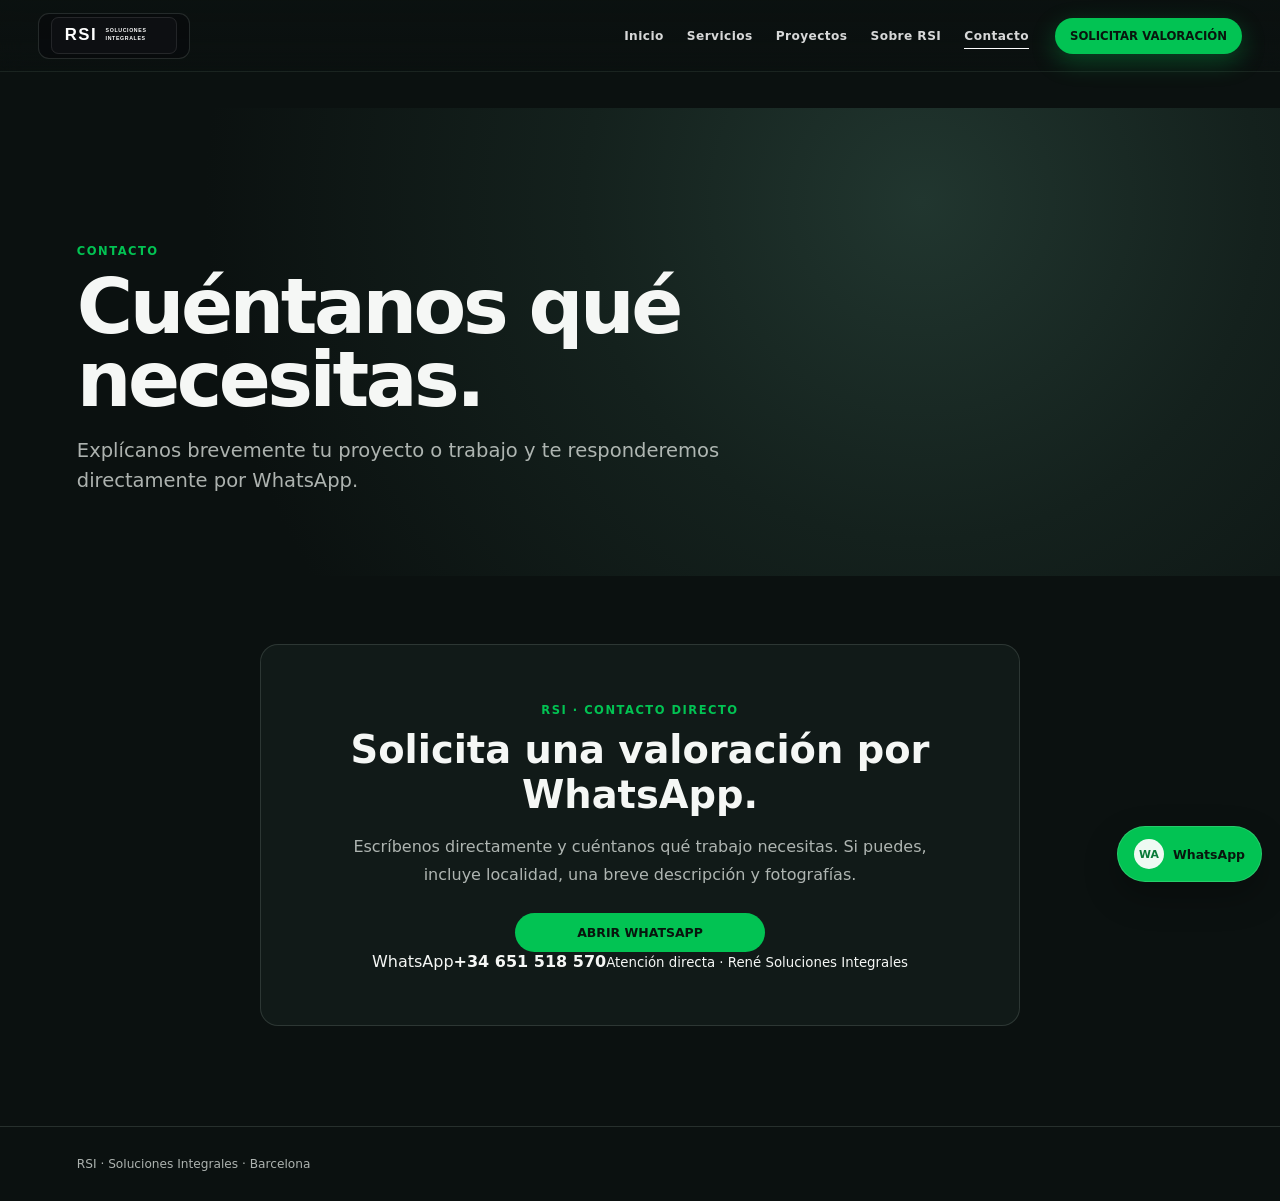
<file: contacto.html>
<!doctype html><html lang="es"><head>
<meta charset="utf-8"><meta name="viewport" content="width=device-width,initial-scale=1">
<title>Contacto · RSI</title><link rel="icon" type="image/svg+xml" href="assets/img/favicon-rsi.svg">
<link rel="stylesheet" href="assets/css/styles.css">
</head><body>
<header class="site-header">
  <a class="home-link" href="index.html" aria-label="RSI · Ir al inicio"><img class="brand-logo" src="assets/img/logo-rsi.svg" alt="RSI Soluciones Integrales"></a>
  <button class="menu-toggle" type="button" aria-expanded="false" aria-label="Abrir menú">MENÚ</button>
  <nav class="main-nav" aria-label="Navegación principal"><a href="index.html">Inicio</a><a href="servicios.html">Servicios</a><a href="proyectos.html">Proyectos</a><a href="sobre-rsi.html">Sobre RSI</a><a href="contacto.html" aria-current="page">Contacto</a></nav>
  <a class="header-cta" href="https://wa.me/34651518570?text=Hola%2C%20contacto%20desde%20renersi.es.%20Quisiera%20solicitar%20informaci%C3%B3n%20sobre%20un%20trabajo." target="_blank" rel="noopener">SOLICITAR VALORACIÓN</a>
</header>
<main class="page-shell">
<section class="hero-simple"><div class="inner"><span class="kicker">CONTACTO</span><h1>Cuéntanos qué necesitas.</h1><p>Explícanos brevemente tu proyecto o trabajo y te responderemos directamente por WhatsApp.</p></div></section>
<section class="content"><div class="content-narrow contact-whatsapp-wrap">
<div class="contact-card contact-whatsapp-card">
  <span class="kicker">RSI · CONTACTO DIRECTO</span>
  <h2>Solicita una valoración por WhatsApp.</h2>
  <p>Escríbenos directamente y cuéntanos qué trabajo necesitas. Si puedes, incluye localidad, una breve descripción y fotografías.</p>
  <a class="btn whatsapp-primary" href="https://wa.me/34651518570?text=Hola%2C%20contacto%20desde%20renersi.es.%20Quisiera%20solicitar%20informaci%C3%B3n%20sobre%20un%20trabajo." target="_blank" rel="noopener" aria-label="Contactar con RSI por WhatsApp">ABRIR WHATSAPP</a>
  <div class="contact-direct-data"><span>WhatsApp</span><strong>+34 651 518 570</strong><small>Atención directa · René Soluciones Integrales</small></div>
</div>
</div></section></main>
<footer class="footer">RSI · Soluciones Integrales · Barcelona</footer>
<script src="assets/js/main.js"></script>
</body></html>
</file>
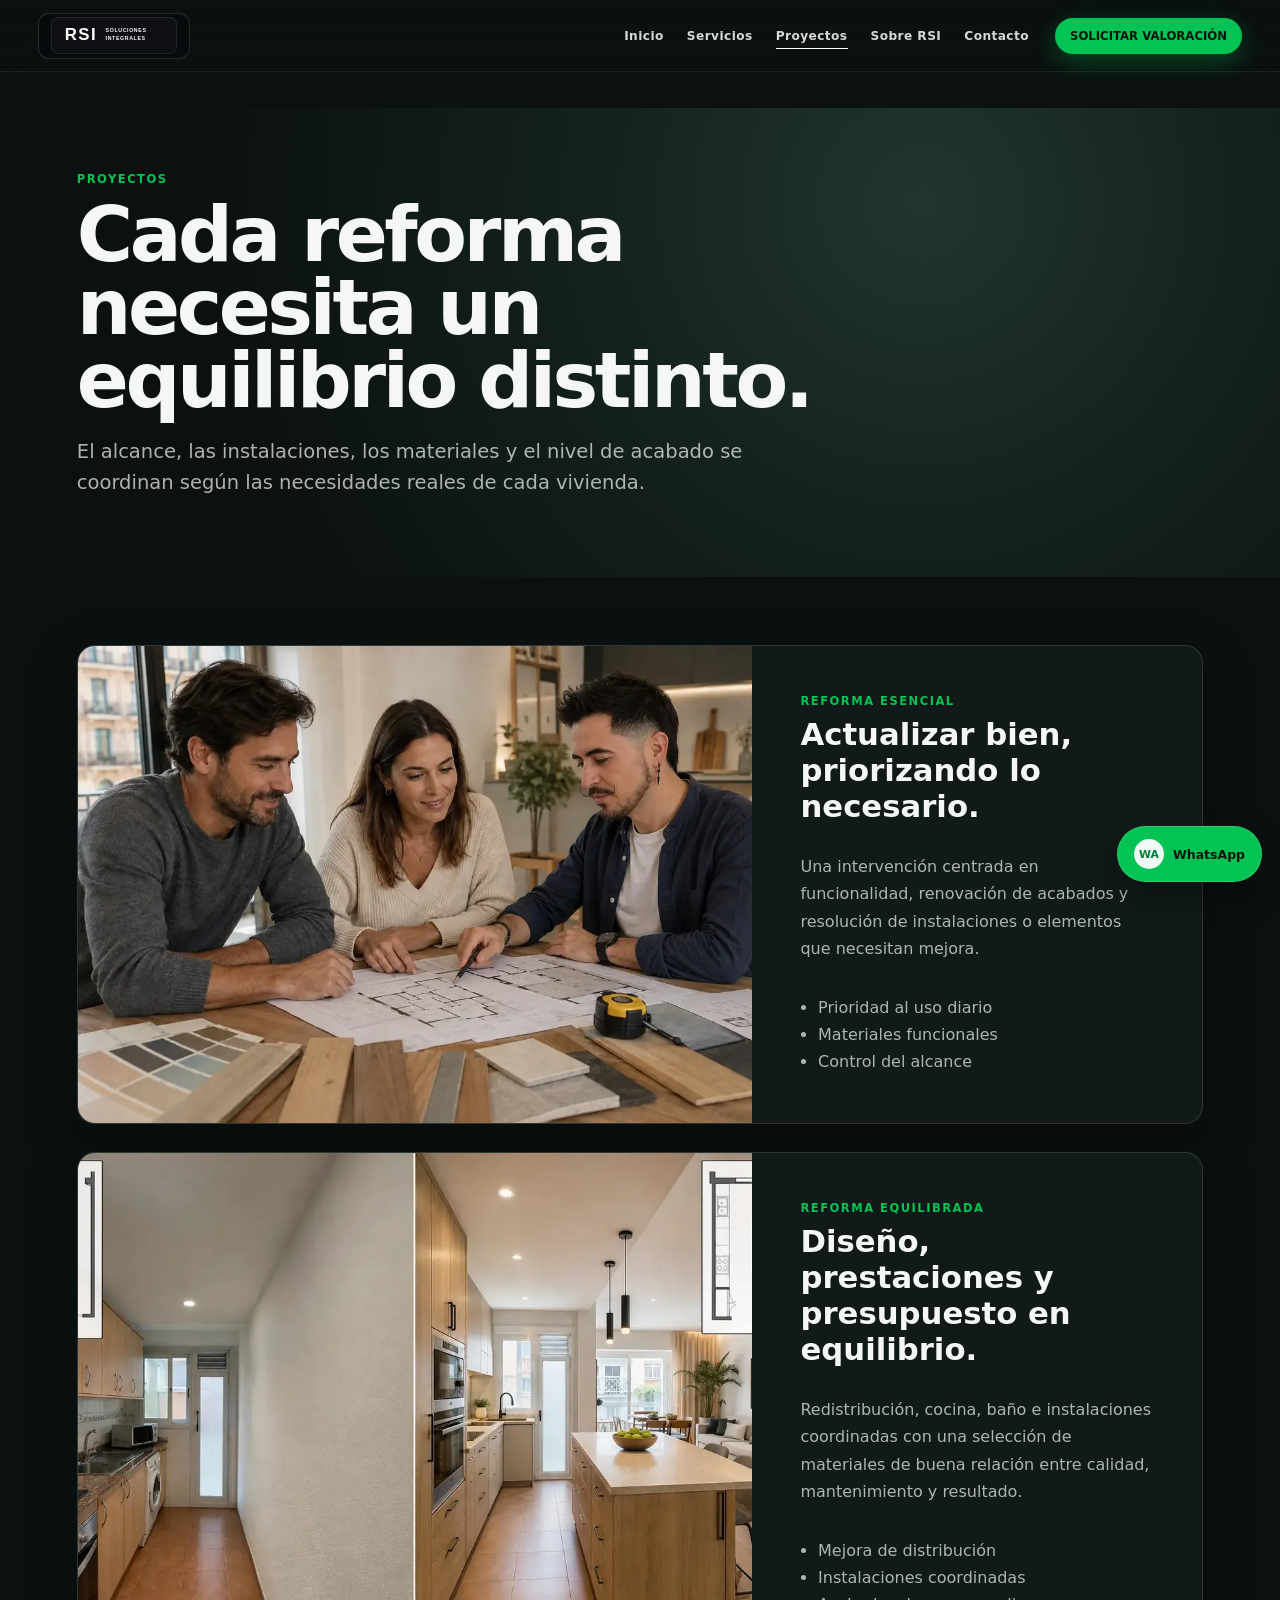
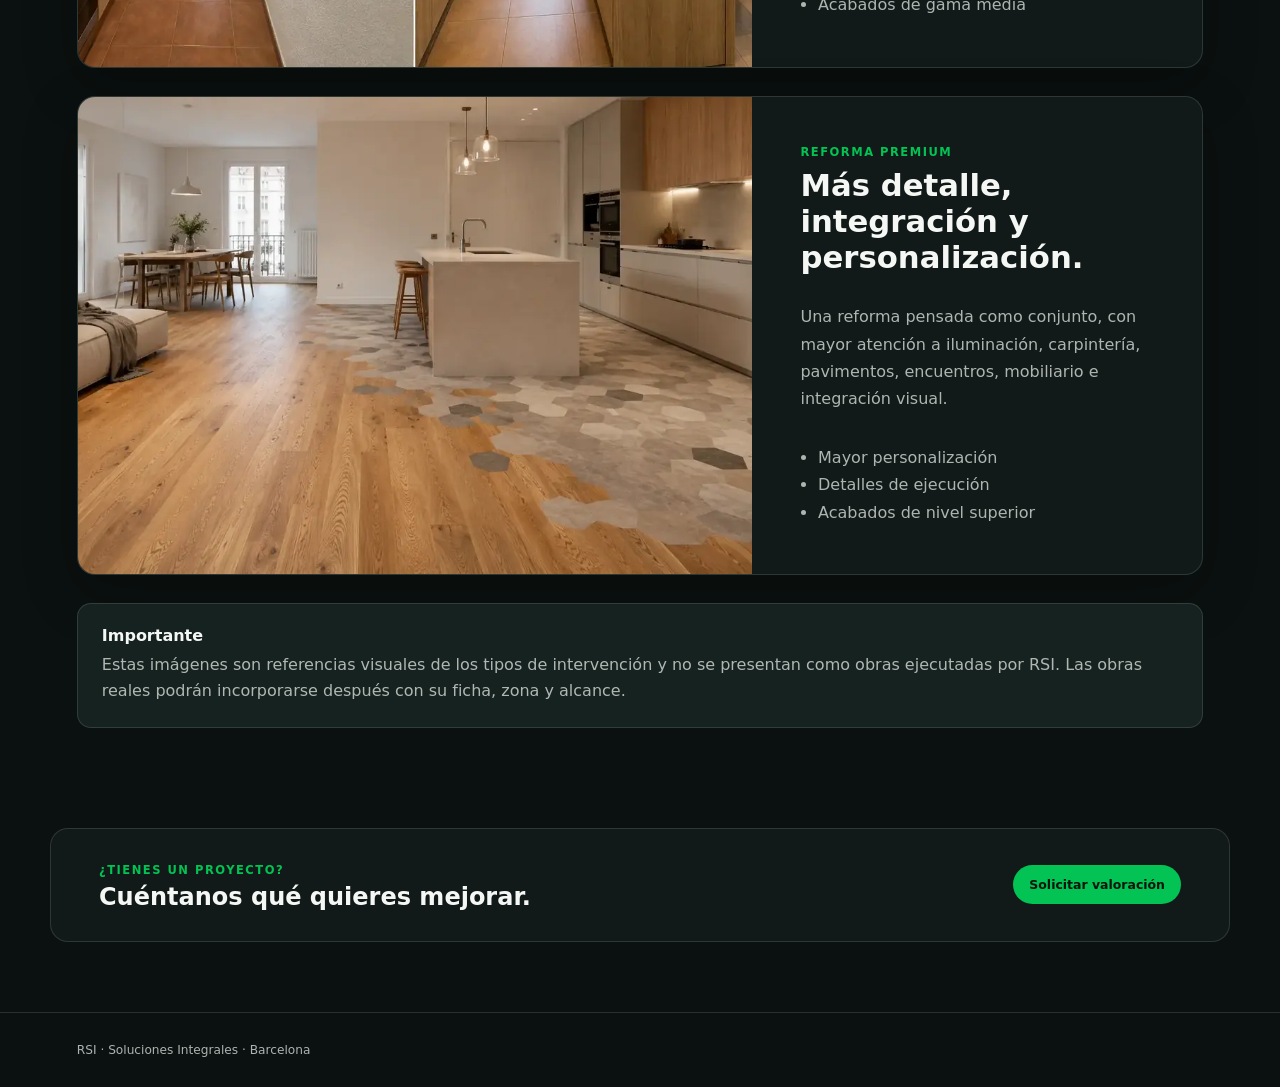
<file: proyectos.html>
<!doctype html>
<html lang="es"><head>
<meta charset="utf-8"><meta name="viewport" content="width=device-width,initial-scale=1">
<title>Proyectos · RSI Soluciones Integrales</title>
<meta name="description" content="Tres enfoques de reforma para adaptar alcance, materiales y acabados a cada vivienda y necesidad.">
<link rel="icon" type="image/svg+xml" href="assets/img/favicon-rsi.svg">
<link rel="stylesheet" href="assets/css/styles.css">
</head><body>
<header class="site-header">
  <a class="home-link" href="index.html" aria-label="RSI · Ir al inicio"><img class="brand-logo" src="assets/img/logo-rsi.svg" alt="RSI Soluciones Integrales"></a>
  <button class="menu-toggle" type="button" aria-expanded="false" aria-label="Abrir menú">MENÚ</button>
  <nav class="main-nav" aria-label="Navegación principal">
    <a href="index.html">Inicio</a><a href="servicios.html">Servicios</a><a href="proyectos.html" aria-current="page">Proyectos</a><a href="sobre-rsi.html">Sobre RSI</a><a href="contacto.html">Contacto</a>
  </nav>
  <a class="header-cta" href="contacto.html">SOLICITAR VALORACIÓN</a>
</header>
<main class="page-shell">
<section class="hero-simple"><div class="inner">
<span class="kicker">PROYECTOS</span>
<h1>Cada reforma necesita un equilibrio distinto.</h1>
<p>El alcance, las instalaciones, los materiales y el nivel de acabado se coordinan según las necesidades reales de cada vivienda.</p>
</div></section>
<section class="content"><div class="content-narrow project-grid">

<article class="project-card">
  <img src="assets/img/servicio-reformas.webp" alt="Ejemplo visual de reforma funcional y esencial" loading="lazy" decoding="async">
  <div class="project-copy">
    <span class="kicker">REFORMA ESENCIAL</span>
    <h2>Actualizar bien, priorizando lo necesario.</h2>
    <p>Una intervención centrada en funcionalidad, renovación de acabados y resolución de instalaciones o elementos que necesitan mejora.</p>
    <ul><li>Prioridad al uso diario</li><li>Materiales funcionales</li><li>Control del alcance</li></ul>
  </div>
</article>

<article class="project-card">
  <img src="assets/img/servicio-cocinas.webp" alt="Ejemplo visual de reforma de nivel medio con cocina e interior renovados" loading="lazy" decoding="async">
  <div class="project-copy">
    <span class="kicker">REFORMA EQUILIBRADA</span>
    <h2>Diseño, prestaciones y presupuesto en equilibrio.</h2>
    <p>Redistribución, cocina, baño e instalaciones coordinadas con una selección de materiales de buena relación entre calidad, mantenimiento y resultado.</p>
    <ul><li>Mejora de distribución</li><li>Instalaciones coordinadas</li><li>Acabados de gama media</li></ul>
  </div>
</article>

<article class="project-card">
  <img src="assets/img/servicio-interiores.webp" alt="Ejemplo visual de reforma premium con interiorismo y acabados cuidados" loading="lazy" decoding="async">
  <div class="project-copy">
    <span class="kicker">REFORMA PREMIUM</span>
    <h2>Más detalle, integración y personalización.</h2>
    <p>Una reforma pensada como conjunto, con mayor atención a iluminación, carpintería, pavimentos, encuentros, mobiliario e integración visual.</p>
    <ul><li>Mayor personalización</li><li>Detalles de ejecución</li><li>Acabados de nivel superior</li></ul>
  </div>
</article>

<div class="project-note">
  <strong>Importante</strong>
  <p>Estas imágenes son referencias visuales de los tipos de intervención y no se presentan como obras ejecutadas por RSI. Las obras reales podrán incorporarse después con su ficha, zona y alcance.</p>
</div>
</div></section>
<section class="cta-band"><div><span class="kicker">¿TIENES UN PROYECTO?</span><h2>Cuéntanos qué quieres mejorar.</h2></div><a class="btn" href="contacto.html">Solicitar valoración</a></section>
</main>
<footer class="footer">RSI · Soluciones Integrales · Barcelona</footer>
<script src="assets/js/main.js"></script></body></html>
</file>
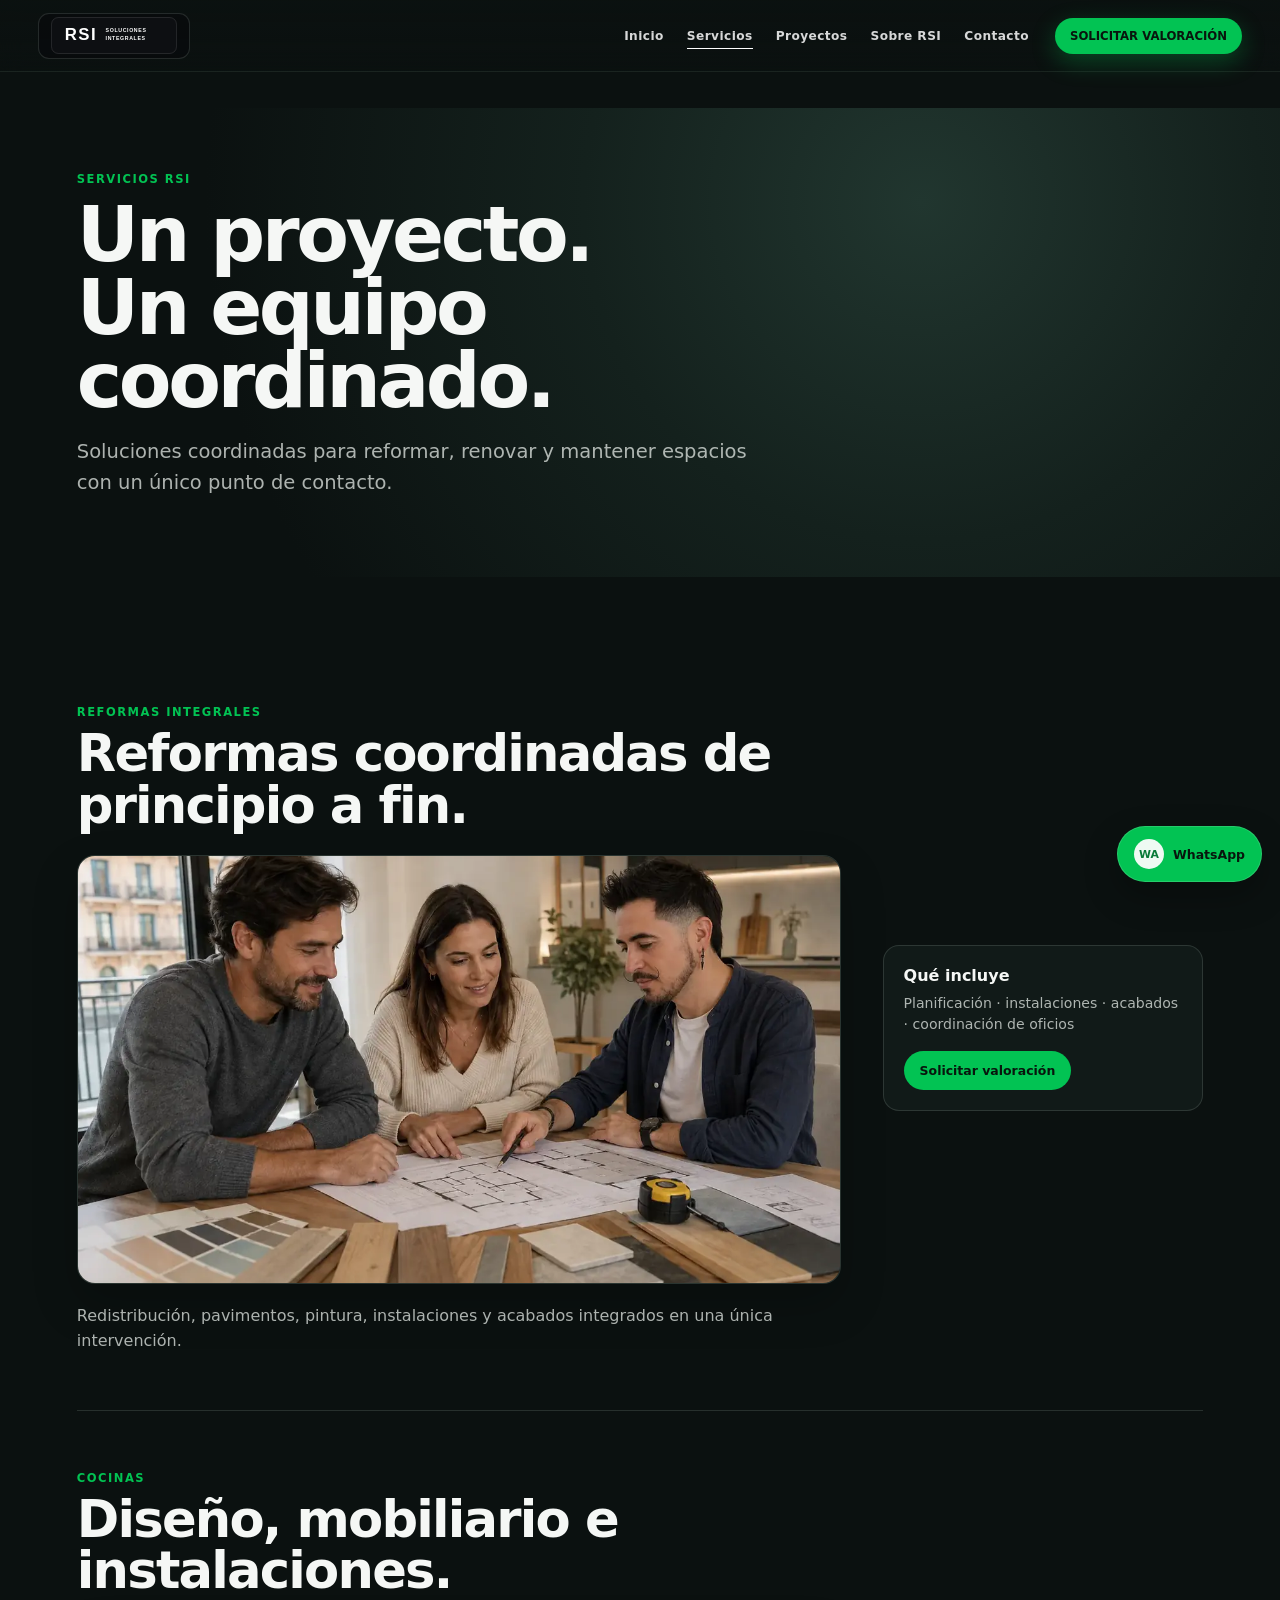
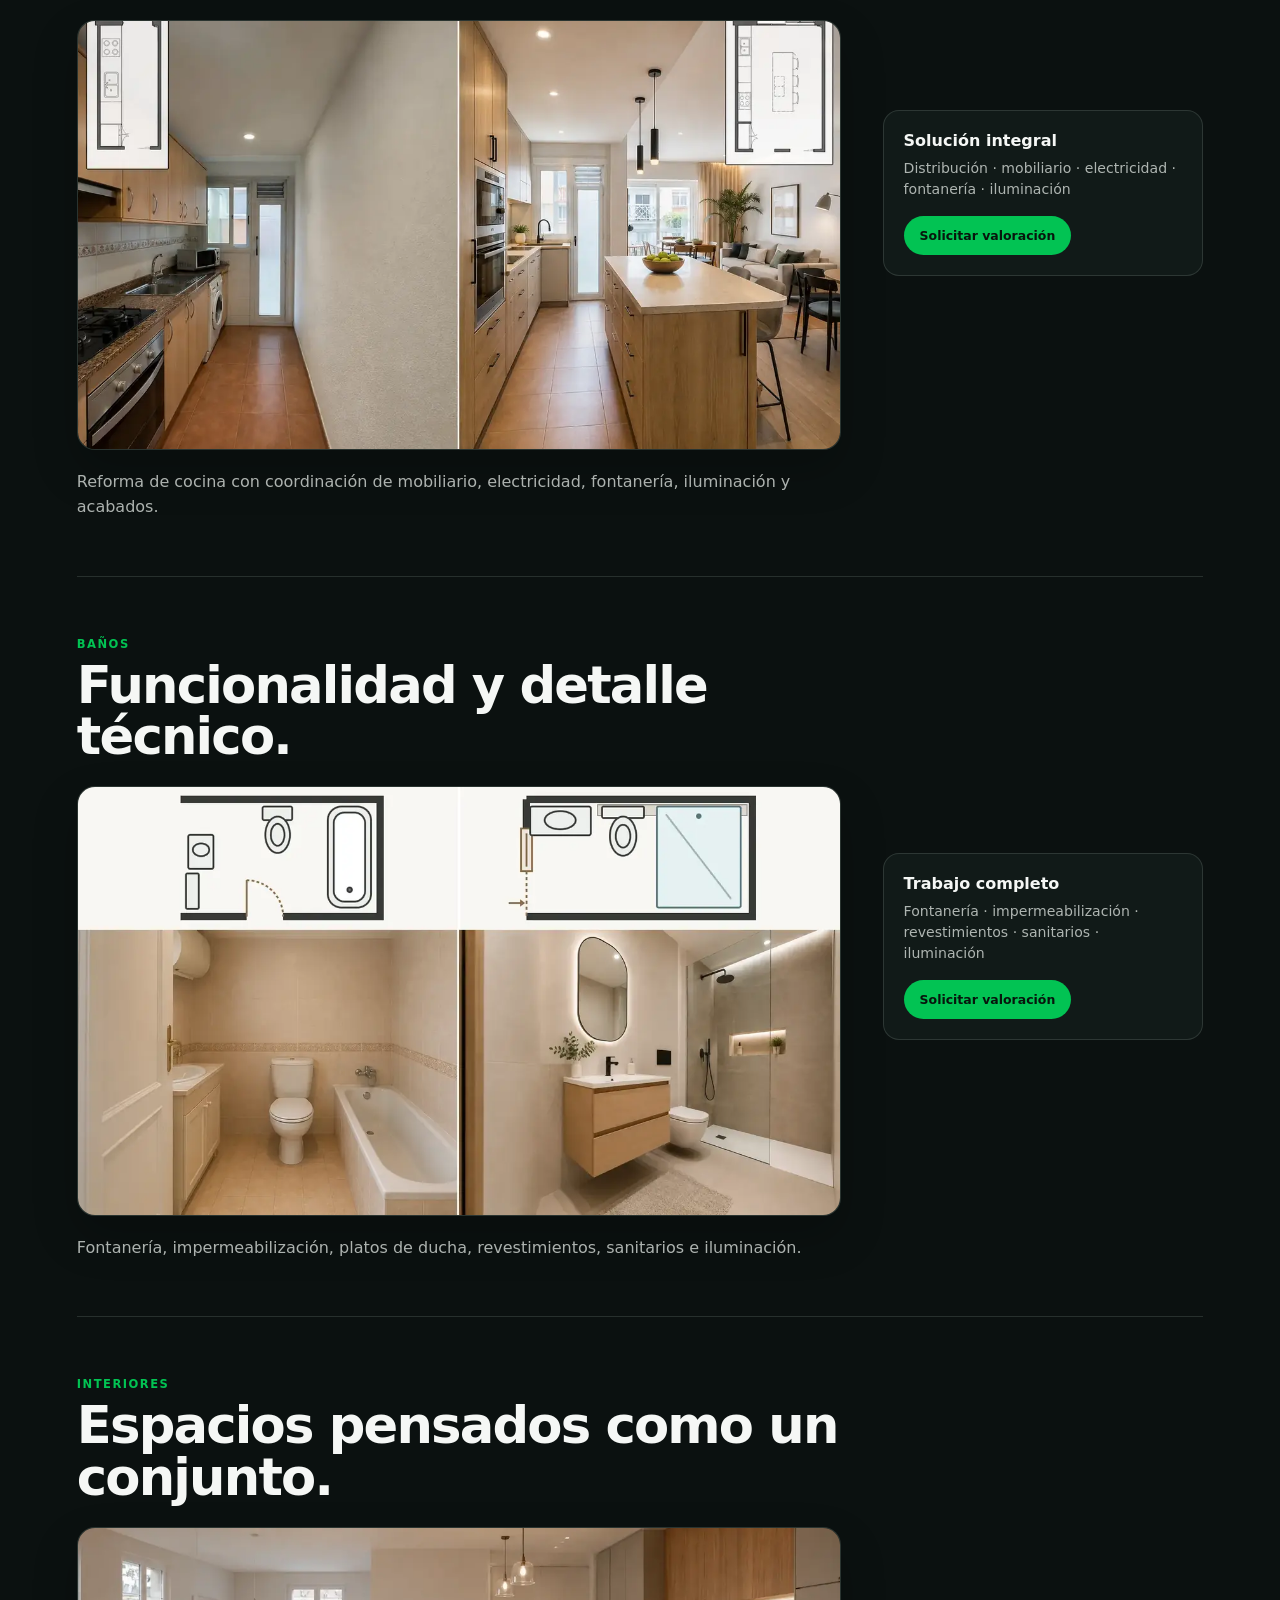
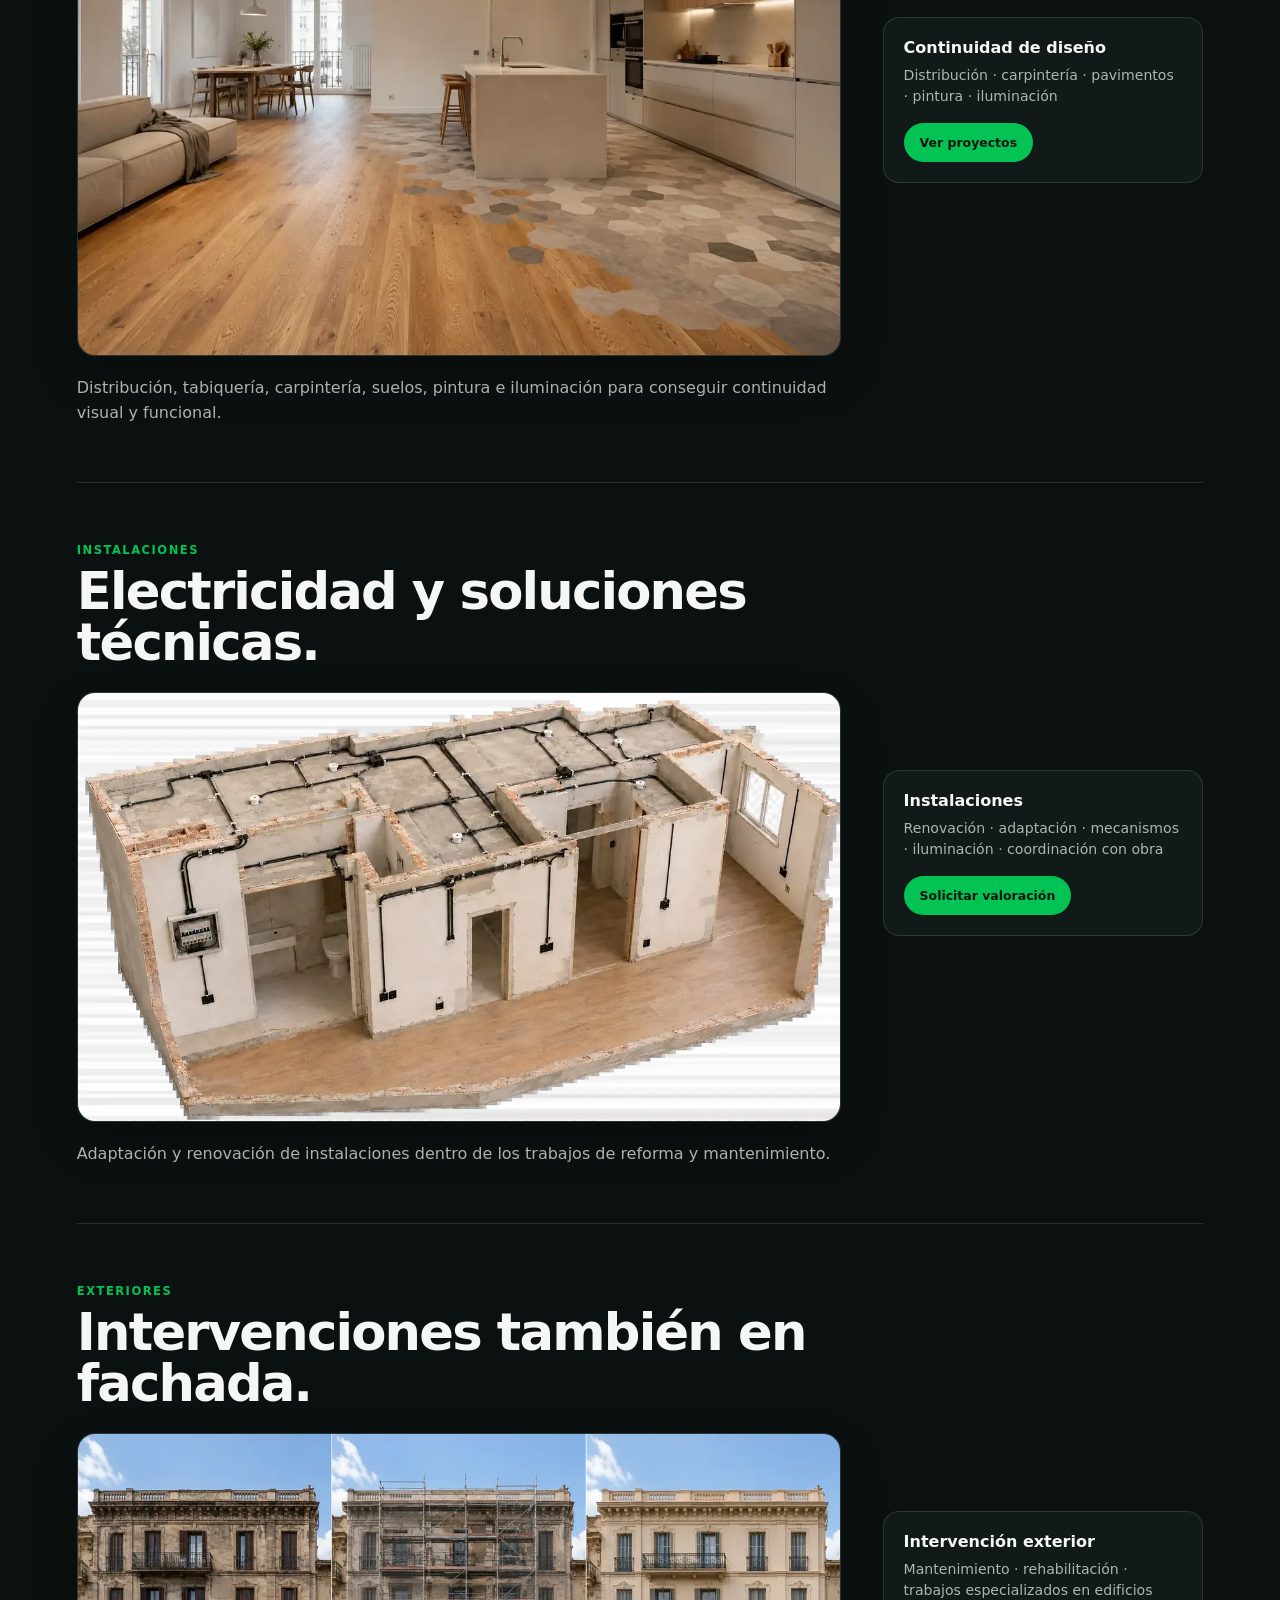
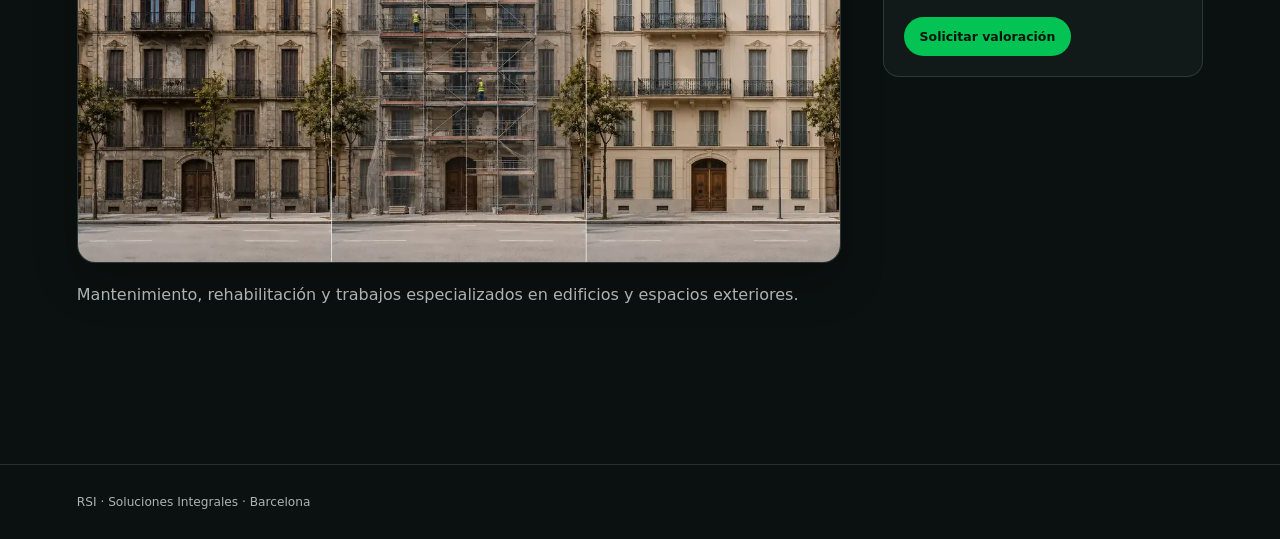
<file: servicios.html>
<!doctype html>
<html lang="es"><head>
<meta charset="utf-8"><meta name="viewport" content="width=device-width,initial-scale=1">
<title>Servicios · RSI Soluciones Integrales</title>
<link rel="icon" type="image/svg+xml" href="assets/img/favicon-rsi.svg">
<link rel="stylesheet" href="assets/css/styles.css">
</head><body>

<header class="site-header">
  <!-- ============================================================
       LOGO RSI
       Para cambiarlo en el futuro:
       reemplaza assets/img/logo-rsi.svg por tu logo final
       conservando el mismo nombre.
       Al hacer clic SIEMPRE vuelve a Inicio, como solicitaste.
       ============================================================ -->
  <a class="home-link" href="index.html" aria-label="RSI · Ir al inicio">
    <img class="brand-logo" src="assets/img/logo-rsi.svg" alt="RSI Soluciones Integrales">
  </a>

  <button class="menu-toggle" type="button" aria-expanded="false" aria-label="Abrir menú">MENÚ</button>

  <nav class="main-nav" aria-label="Navegación principal">
    <a href="index.html">Inicio</a><a href="servicios.html" aria-current="page">Servicios</a><a href="proyectos.html">Proyectos</a><a href="sobre-rsi.html">Sobre RSI</a><a href="contacto.html">Contacto</a>
  </nav>

  <a class="header-cta" href="contacto.html">SOLICITAR VALORACIÓN</a>
</header>

<main class="page-shell">
<section class="hero-simple"><div class="inner">
<span class="kicker">SERVICIOS RSI</span>
<h1>Un proyecto.<br>Un equipo coordinado.</h1>
<p>Soluciones coordinadas para reformar, renovar y mantener espacios con un único punto de contacto.</p>
</div></section>
<section class="content"><div class="content-narrow">

<!-- SERVICIO · REFORMAS INTEGRALES | Editar este bloque manteniendo id="reformas" para conservar enlaces desde Home -->
<!-- =========================================================
SERVICIO · REFORMAS
EDITAR AQUÍ: título, texto, lista, CTA e imagen futura.
ANCLA DESDE HOME: #reformas
========================================================= -->
<article class="service-block" id="reformas">
<div class="service-main"><span class="kicker">REFORMAS INTEGRALES</span><h2>Reformas coordinadas de principio a fin.</h2>
<figure class="service-figure"><img src="assets/img/servicio-reformas.webp" alt="Pareja revisando planos y materiales con un profesional de reformas" loading="lazy" decoding="async"></figure>
<p>Redistribución, pavimentos, pintura, instalaciones y acabados integrados en una única intervención.</p></div>
<div class="service-meta">
  <strong>Qué incluye</strong>
  <span>Planificación · instalaciones · acabados · coordinación de oficios</span>
  <div style="margin-top:16px"><a class="btn" href="contacto.html">Solicitar valoración</a></div>
</div>
</article>

<!-- SERVICIO · COCINAS | Editar este bloque manteniendo id="cocinas" para conservar enlaces desde Home -->
<!-- =========================================================
SERVICIO · COCINAS
EDITAR AQUÍ: título, texto, lista, CTA e imagen futura.
ANCLA DESDE HOME: #cocinas
========================================================= -->
<article class="service-block" id="cocinas">
<div class="service-main"><span class="kicker">COCINAS</span><h2>Diseño, mobiliario e instalaciones.</h2>
<figure class="service-figure"><img src="assets/img/servicio-cocinas.webp" alt="Cocina reformada con estudio de distribución y acabados" loading="lazy" decoding="async"></figure>
<p>Reforma de cocina con coordinación de mobiliario, electricidad, fontanería, iluminación y acabados.</p></div>
<div class="service-meta">
  <strong>Solución integral</strong>
  <span>Distribución · mobiliario · electricidad · fontanería · iluminación</span>
  <div style="margin-top:16px"><a class="btn" href="contacto.html">Solicitar valoración</a></div>
</div>
</article>

<!-- SERVICIO · BAÑOS | Editar este bloque manteniendo id="banos" para conservar enlaces desde Home -->
<!-- =========================================================
SERVICIO · BANOS
EDITAR AQUÍ: título, texto, lista, CTA e imagen futura.
ANCLA DESDE HOME: #banos
========================================================= -->
<article class="service-block" id="banos">
<div class="service-main"><span class="kicker">BAÑOS</span><h2>Funcionalidad y detalle técnico.</h2>
<figure class="service-figure"><img src="assets/img/servicio-banos.webp" alt="Baño reformado con nueva distribución, revestimientos e instalaciones" loading="lazy" decoding="async"></figure>
<p>Fontanería, impermeabilización, platos de ducha, revestimientos, sanitarios e iluminación.</p></div>
<div class="service-meta">
  <strong>Trabajo completo</strong>
  <span>Fontanería · impermeabilización · revestimientos · sanitarios · iluminación</span>
  <div style="margin-top:16px"><a class="btn" href="contacto.html">Solicitar valoración</a></div>
</div>
</article>

<!-- SERVICIO · INTERIORES | Editar este bloque manteniendo id="interiores" para conservar enlaces desde Home -->
<!-- =========================================================
SERVICIO · INTERIORES
EDITAR AQUÍ: título, texto, lista, CTA e imagen futura.
ANCLA DESDE HOME: #interiores
========================================================= -->
<article class="service-block" id="interiores">
<div class="service-main"><span class="kicker">INTERIORES</span><h2>Espacios pensados como un conjunto.</h2>
<figure class="service-figure"><img src="assets/img/servicio-interiores.webp" alt="Interior reformado con continuidad de pavimentos, cocina y salón" loading="lazy" decoding="async"></figure>
<p>Distribución, tabiquería, carpintería, suelos, pintura e iluminación para conseguir continuidad visual y funcional.</p></div>
<div class="service-meta">
  <strong>Continuidad de diseño</strong>
  <span>Distribución · carpintería · pavimentos · pintura · iluminación</span>
  <div style="margin-top:16px"><a class="btn" href="contacto.html">Ver proyectos</a></div>
</div>
</article>

<!-- SERVICIO · INSTALACIONES | Editar este bloque manteniendo id="electricidad" para conservar enlaces desde Home -->
<!-- =========================================================
SERVICIO · ELECTRICIDAD
EDITAR AQUÍ: título, texto, lista, CTA e imagen futura.
ANCLA DESDE HOME: #electricidad
========================================================= -->
<article class="service-block" id="electricidad">
<div class="service-main"><span class="kicker">INSTALACIONES</span><h2>Electricidad y soluciones técnicas.</h2>
<figure class="service-figure"><img src="assets/img/servicio-instalaciones.webp" alt="Esquema visual de instalaciones técnicas de una vivienda" loading="lazy" decoding="async"></figure>
<p>Adaptación y renovación de instalaciones dentro de los trabajos de reforma y mantenimiento.</p></div>
<div class="service-meta">
  <strong>Instalaciones</strong>
  <span>Renovación · adaptación · mecanismos · iluminación · coordinación con obra</span>
  <div style="margin-top:16px"><a class="btn" href="contacto.html">Solicitar valoración</a></div>
</div>
</article>

<!-- SERVICIO · EXTERIORES | Editar este bloque manteniendo id="exteriores" para conservar enlaces desde Home -->
<!-- =========================================================
SERVICIO · EXTERIORES
EDITAR AQUÍ: título, texto, lista, CTA e imagen futura.
ANCLA DESDE HOME: #exteriores
========================================================= -->
<article class="service-block" id="exteriores">
<div class="service-main"><span class="kicker">EXTERIORES</span><h2>Intervenciones también en fachada.</h2>
<figure class="service-figure"><img src="assets/img/servicio-exteriores.webp" alt="Intervención exterior y rehabilitación de fachada" loading="lazy" decoding="async"></figure>
<p>Mantenimiento, rehabilitación y trabajos especializados en edificios y espacios exteriores.</p></div>
<div class="service-meta">
  <strong>Intervención exterior</strong>
  <span>Mantenimiento · rehabilitación · trabajos especializados en edificios</span>
  <div style="margin-top:16px"><a class="btn" href="contacto.html">Solicitar valoración</a></div>
</div>
</article>

</div></section>
</main>
<footer class="footer">RSI · Soluciones Integrales · Barcelona</footer>
<script src="assets/js/main.js"></script></body></html>
</file>
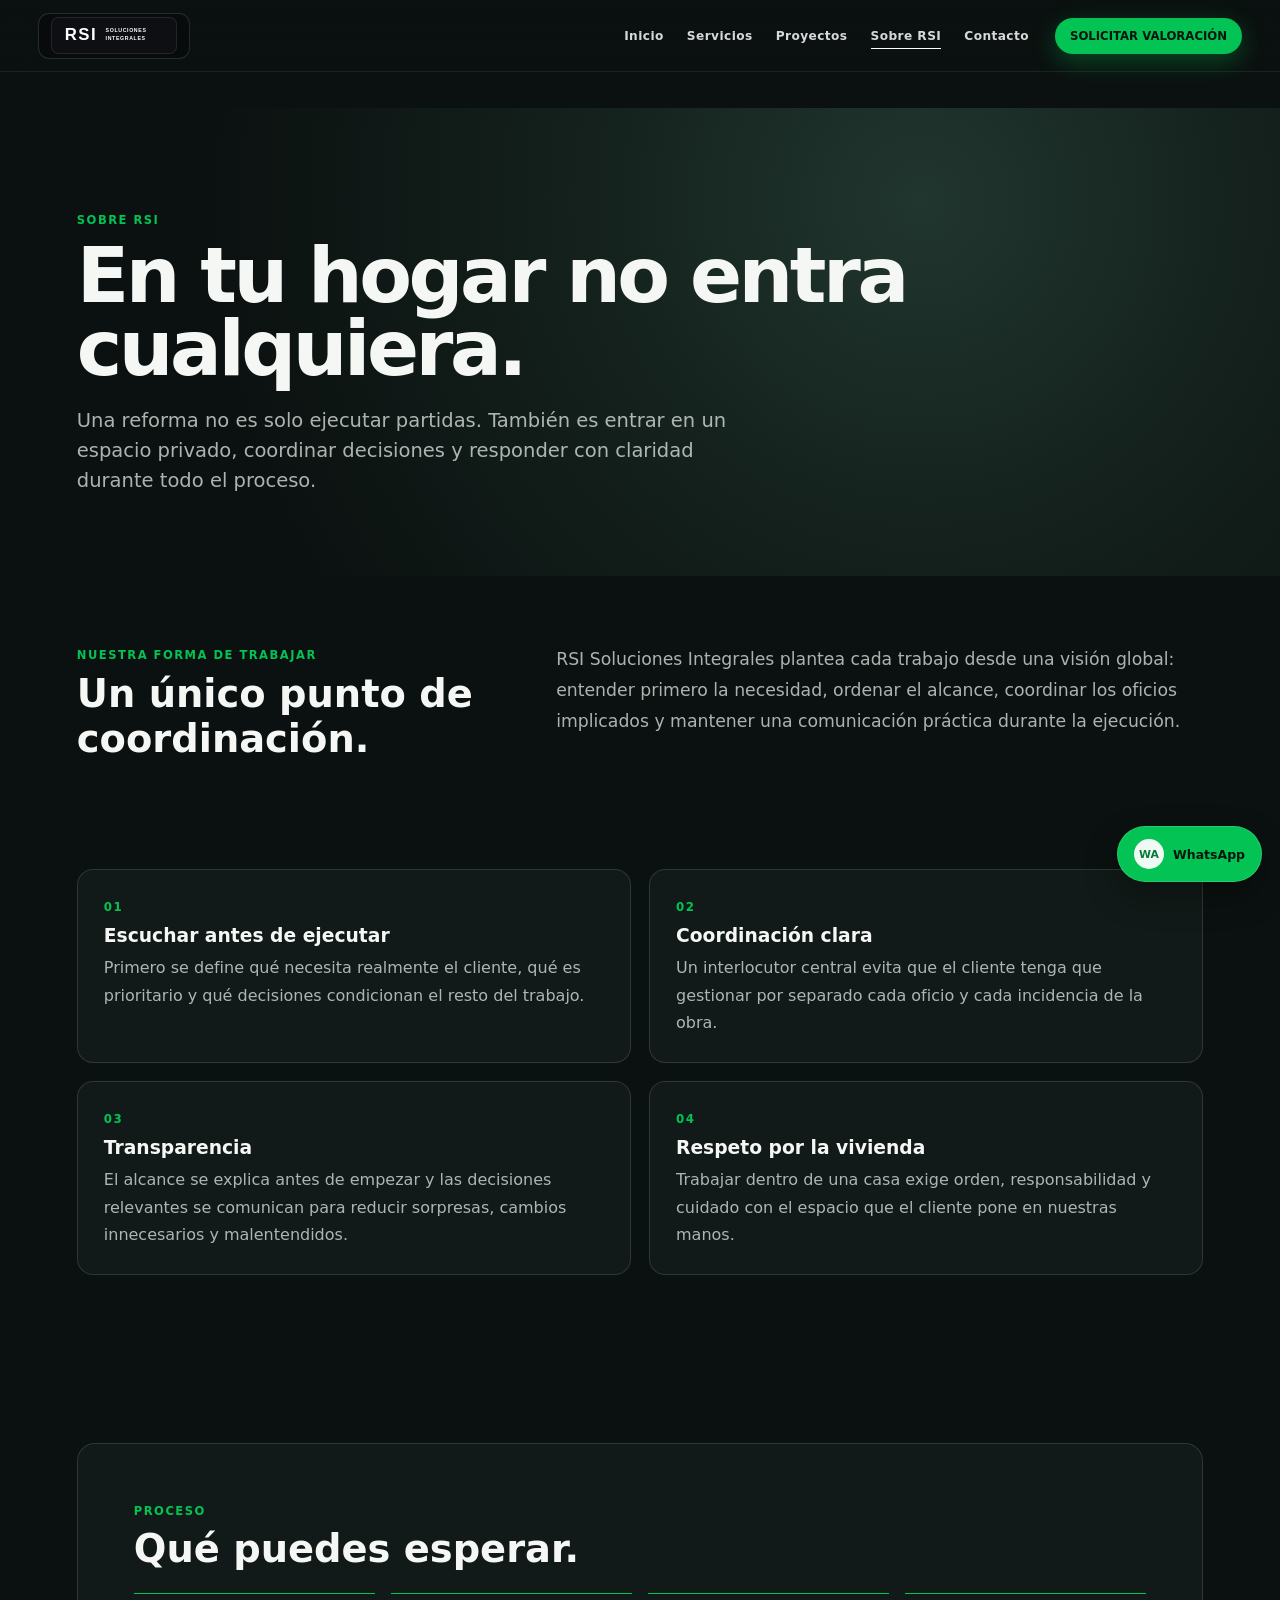
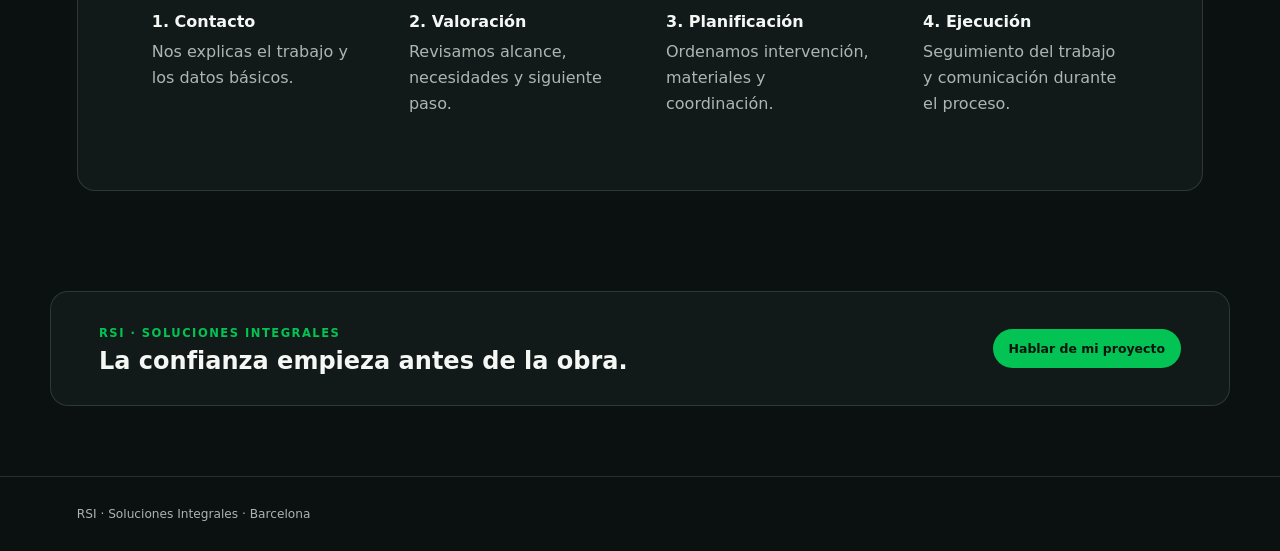
<file: sobre-rsi.html>
<!doctype html>
<html lang="es"><head>
<meta charset="utf-8"><meta name="viewport" content="width=device-width,initial-scale=1">
<title>Sobre RSI · Soluciones Integrales</title>
<meta name="description" content="RSI Soluciones Integrales: coordinación, comunicación y responsabilidad para reformas y trabajos en viviendas en Barcelona.">
<link rel="icon" type="image/svg+xml" href="assets/img/favicon-rsi.svg">
<link rel="stylesheet" href="assets/css/styles.css">
</head><body>
<header class="site-header">
  <a class="home-link" href="index.html" aria-label="RSI · Ir al inicio"><img class="brand-logo" src="assets/img/logo-rsi.svg" alt="RSI Soluciones Integrales"></a>
  <button class="menu-toggle" type="button" aria-expanded="false" aria-label="Abrir menú">MENÚ</button>
  <nav class="main-nav" aria-label="Navegación principal">
    <a href="index.html">Inicio</a><a href="servicios.html">Servicios</a><a href="proyectos.html">Proyectos</a><a href="sobre-rsi.html" aria-current="page">Sobre RSI</a><a href="contacto.html">Contacto</a>
  </nav>
  <a class="header-cta" href="contacto.html">SOLICITAR VALORACIÓN</a>
</header>
<main class="page-shell">
<section class="hero-simple"><div class="inner">
<span class="kicker">SOBRE RSI</span>
<h1>En tu hogar no entra cualquiera.</h1>
<p>Una reforma no es solo ejecutar partidas. También es entrar en un espacio privado, coordinar decisiones y responder con claridad durante todo el proceso.</p>
</div></section>

<section class="content"><div class="content-narrow about-intro">
<div>
  <span class="kicker">NUESTRA FORMA DE TRABAJAR</span>
  <h2>Un único punto de coordinación.</h2>
</div>
<p>RSI Soluciones Integrales plantea cada trabajo desde una visión global: entender primero la necesidad, ordenar el alcance, coordinar los oficios implicados y mantener una comunicación práctica durante la ejecución.</p>
</div></section>

<section class="content compact-top"><div class="content-narrow trust-grid">
<article class="trust-card"><span>01</span><h3>Escuchar antes de ejecutar</h3><p>Primero se define qué necesita realmente el cliente, qué es prioritario y qué decisiones condicionan el resto del trabajo.</p></article>
<article class="trust-card"><span>02</span><h3>Coordinación clara</h3><p>Un interlocutor central evita que el cliente tenga que gestionar por separado cada oficio y cada incidencia de la obra.</p></article>
<article class="trust-card"><span>03</span><h3>Transparencia</h3><p>El alcance se explica antes de empezar y las decisiones relevantes se comunican para reducir sorpresas, cambios innecesarios y malentendidos.</p></article>
<article class="trust-card"><span>04</span><h3>Respeto por la vivienda</h3><p>Trabajar dentro de una casa exige orden, responsabilidad y cuidado con el espacio que el cliente pone en nuestras manos.</p></article>
</div></section>

<section class="content"><div class="content-narrow process-panel">
<span class="kicker">PROCESO</span><h2>Qué puedes esperar.</h2>
<div class="process-steps">
<div><strong>1. Contacto</strong><p>Nos explicas el trabajo y los datos básicos.</p></div>
<div><strong>2. Valoración</strong><p>Revisamos alcance, necesidades y siguiente paso.</p></div>
<div><strong>3. Planificación</strong><p>Ordenamos intervención, materiales y coordinación.</p></div>
<div><strong>4. Ejecución</strong><p>Seguimiento del trabajo y comunicación durante el proceso.</p></div>
</div>
</div></section>

<section class="cta-band"><div><span class="kicker">RSI · SOLUCIONES INTEGRALES</span><h2>La confianza empieza antes de la obra.</h2></div><a class="btn" href="contacto.html">Hablar de mi proyecto</a></section>
</main>
<footer class="footer">RSI · Soluciones Integrales · Barcelona</footer>
<script src="assets/js/main.js"></script></body></html>
</file>
<file: assets/css/styles.css>
/* ==========================================================================
   RSI WEB V2 · MINIMALISTA / PROFESIONAL
   --------------------------------------------------------------------------
   ATAJOS PARA EDITAR:
   1. Colores, tamaños generales -> :root
   2. Barra superior            -> .site-header
   3. Logo                       -> .brand-logo
   4. Cuadros Home               -> .story-card
   5. Botones CTA                -> .btn / .card-cta
   6. Responsive móvil           -> @media(max-width:760px)
   ========================================================================== */

:root{
  /* ==============================================================
     IDENTIDAD VISUAL RSI · V4
     PALETA DEFINITIVA: ANTRACITA + VERDE PROFUNDO
     CAMBIAR COLORES GLOBALES AQUÍ Y SE ACTUALIZA TODA LA WEB.
     ============================================================== */
  --bg:#0b1110;
  --surface:#111a18;
  --surface-2:#16221f;
  --surface-soft:rgba(11,17,16,.76);
  --text:#f5f7f5;
  --muted:rgba(235,241,237,.72);
  --line:rgba(212,231,219,.14);
  --accent:#02c353;
  --accent-hover:#08d660;
  --accent-soft:#02c353;
  --warm:#02c353;
  --header-bg:rgba(11,17,16,.94);
  --header-h:72px;
  --radius:18px;
  --shadow:0 18px 55px rgba(0,0,0,.24);
  --scroll-length:7800px;
}
*{box-sizing:border-box}
html{scroll-behavior:smooth}
html,body{margin:0;background:var(--bg);color:var(--text);font-family:Inter,system-ui,-apple-system,BlinkMacSystemFont,"Segoe UI",sans-serif}
body{overflow-x:hidden}
a{color:inherit}
button,a{font:inherit}

/* HEADER ================================================================ */
.site-header{
  position:fixed;z-index:100;top:0;left:0;right:0;height:var(--header-h);
  display:flex;align-items:center;gap:26px;
  padding:0 clamp(14px,3vw,38px);
  background:linear-gradient(to bottom,var(--header-bg),rgba(11,17,16,.80) 72%,rgba(11,17,16,.30));
  border-bottom:1px solid rgba(142,183,159,.12);
  backdrop-filter:blur(12px);-webkit-backdrop-filter:blur(12px);
  pointer-events:none
}
.home-link,.main-nav,.header-cta,.menu-toggle{pointer-events:auto}
.home-link{display:flex;align-items:center;justify-content:center;text-decoration:none;flex:0 0 auto;min-width:150px;height:46px;padding:7px 12px;border:1px solid var(--line);border-radius:11px;background:rgba(8,10,13,.66)}
.brand-logo{width:126px;height:auto;display:block}
.main-nav{display:flex;align-items:center;gap:23px;margin-left:auto}
.main-nav a{
  position:relative;text-decoration:none;font-size:.76rem;font-weight:750;
  letter-spacing:.035em;color:rgba(255,255,255,.84);padding:11px 0
}
.main-nav a::after{
  content:"";position:absolute;left:0;right:100%;bottom:5px;height:1px;background:#fff;transition:.22s
}
.main-nav a:hover::after,.main-nav a[aria-current="page"]::after{right:0}
.header-cta{
  text-decoration:none;background:var(--accent);color:#08150d;padding:11px 15px;border-radius:999px;
  font-size:.73rem;font-weight:850;white-space:nowrap;transition:.2s;
  box-shadow:0 8px 24px rgba(2,195,83,.30)
}
.header-cta:hover{background:var(--accent-hover)}
.menu-toggle{display:none;border:1px solid var(--line);background:rgba(8,10,13,.66);color:#fff;border-radius:10px;padding:10px 12px}

/* HOME IMMERSIVE ======================================================== */
body.home{min-height:var(--scroll-length)}
.stage{position:fixed;z-index:1;inset:0;background:var(--bg);overflow:hidden}
.stage video,.stage .poster{
  position:absolute;inset:0;width:100%;height:100%;object-fit:cover
}
.stage video{z-index:2;background:transparent}
.poster{z-index:1;filter:saturate(.96) contrast(1.02)}
.stage::after{
  content:"";position:absolute;z-index:3;inset:0;pointer-events:none;
  background:
    linear-gradient(to top,rgba(0,0,0,.38),transparent 38%),
    linear-gradient(90deg,rgba(0,0,0,.18),transparent 36%,transparent 78%,rgba(0,0,0,.13))
}

/* CUADROS HOME ---------------------------------------------------------- */
.story-card{
  position:fixed;z-index:40;width:min(360px,calc(100vw - 28px));
  padding:18px;border:1px solid var(--line);border-radius:var(--radius);
  background:var(--surface-soft);backdrop-filter:blur(14px);-webkit-backdrop-filter:blur(14px);
  box-shadow:var(--shadow);opacity:0;transform:translateY(14px);
  transition:opacity .22s ease,transform .22s ease;pointer-events:none
}
.story-card.visible{opacity:1;pointer-events:auto}
.story-card .eyebrow{
  display:block;margin:0 0 7px;color:var(--accent-soft);font-size:.66rem;font-weight:900;
  letter-spacing:.13em;text-transform:uppercase
}
.story-card h1,.story-card h2{margin:0;line-height:1.05;letter-spacing:-.028em;text-shadow:0 2px 14px #000}
.story-card h1{font-size:clamp(1.75rem,3vw,2.8rem)}
.story-card h2{font-size:clamp(1.38rem,2.1vw,2.05rem)}
.story-card p{margin:9px 0 0;font-size:.86rem;line-height:1.48;color:var(--muted)}
.card-actions{display:flex;gap:8px;flex-wrap:wrap;margin-top:14px}
.card-cta,.card-secondary{
  display:inline-flex;align-items:center;justify-content:center;min-height:39px;
  padding:9px 12px;border-radius:999px;text-decoration:none;font-size:.71rem;font-weight:850
}
.card-cta{background:var(--accent);color:#08150d;box-shadow:0 8px 22px rgba(2,195,83,.24);transition:.2s}
.card-cta:hover{background:var(--accent-hover);transform:translateY(-1px)}
.card-secondary{border:1px solid var(--line);background:rgba(0,0,0,.18);color:#fff}
.dev-label{display:none;margin-top:11px;padding-top:9px;border-top:1px dashed rgba(255,255,255,.24);font:11px ui-monospace,SFMono-Regular,Consolas,monospace;color:#ffe087}
body.dev-mode .dev-label{display:block}
body.dev-mode .story-card{outline:2px dashed rgba(255,218,92,.70)}

/* HOME GUIDES ----------------------------------------------------------- */
.scene-rail{
  position:fixed;z-index:45;right:12px;top:50%;transform:translateY(-50%);
  display:flex;flex-direction:column;gap:7px;align-items:center
}
.scene-rail span{width:5px;height:6px;border-radius:7px;background:rgba(255,255,255,.42);transition:.2s}
.scene-rail span.active{height:26px;background:var(--accent-soft)}
.progress{position:fixed;z-index:90;left:0;bottom:0;height:3px;width:0;background:var(--accent-soft)}
.scroll-cue{
  position:fixed;z-index:45;left:50%;bottom:19px;transform:translateX(-50%);
  font-size:.65rem;letter-spacing:.10em;color:rgba(255,255,255,.78);text-shadow:0 2px 12px #000
}
.dev-toggle{
  position:fixed;z-index:110;left:12px;bottom:12px;border:1px solid var(--line);
  background:rgba(5,6,8,.78);color:#fff;border-radius:11px;padding:9px 11px;
  font-size:.67rem;font-weight:850;cursor:pointer
}
.dev-help{
  display:none;position:fixed;z-index:109;left:12px;bottom:58px;width:min(430px,calc(100vw - 24px));
  padding:13px 14px;border:1px solid var(--line);border-radius:14px;background:rgba(5,6,8,.93);
  font-size:.72rem;line-height:1.48;color:rgba(255,255,255,.88)
}
body.dev-mode .dev-help{display:block}
.dev-help b{color:#ffe084}.dev-help code{color:#b8d0ff}

/* INTERNAL PAGES ======================================================== */
.page-shell{min-height:100vh;padding-top:calc(var(--header-h) + 36px)}
.hero-simple{
  min-height:52vh;display:grid;align-items:end;padding:60px clamp(18px,6vw,90px);
  background:radial-gradient(circle at 72% 20%,#21362f 0,#14211d 34%,#0b1110 72%)
}
.hero-simple .inner{max-width:850px}
.kicker{color:var(--accent-soft);font-size:.72rem;font-weight:900;letter-spacing:.13em;text-transform:uppercase}
.hero-simple h1{font-size:clamp(2.4rem,6vw,6rem);line-height:.95;letter-spacing:-.045em;margin:12px 0 18px}
.hero-simple p{max-width:670px;font-size:clamp(1rem,1.6vw,1.22rem);line-height:1.55;color:var(--muted)}
.content{padding:68px clamp(18px,6vw,90px) 100px}
.content-narrow{max-width:1160px;margin:0 auto}
.service-block{
  scroll-margin-top:110px;display:grid;grid-template-columns:minmax(0,1.62fr) minmax(280px,.68fr);
  gap:42px;padding:56px 0;border-top:1px solid var(--line)
}
.service-block:first-child{border-top:0}
.service-block h2{font-size:clamp(2rem,4vw,4rem);line-height:1;margin:8px 0 15px;letter-spacing:-.035em}
.service-main{min-width:0}
.service-figure{
  aspect-ratio:16/9;margin:24px 0 20px;overflow:hidden;border:1px solid var(--line);
  border-radius:18px;background:#0e1614;box-shadow:0 20px 45px rgba(0,0,0,.22)
}
.service-figure img{display:block;width:100%;height:100%;object-fit:cover}
.service-figure--contain{
  padding:clamp(12px,2vw,24px);
  background:radial-gradient(circle at 50% 45%,rgba(46,107,82,.18),transparent 62%),#0e1614
}
.service-figure--contain img{object-fit:contain}
.service-block p{max-width:760px;margin:0;color:var(--muted);line-height:1.55}
.service-meta{align-self:center;padding:20px;border:1px solid var(--line);border-radius:16px;background:var(--surface)}
.service-meta strong{display:block;margin-bottom:8px}
.service-meta span{display:block;color:var(--muted);font-size:.88rem;line-height:1.5}
.btn{
  display:inline-flex;align-items:center;justify-content:center;text-decoration:none;
  background:var(--accent);color:#08150d;padding:12px 16px;border-radius:999px;font-size:.78rem;font-weight:850
}
.grid-3{display:grid;grid-template-columns:repeat(3,minmax(0,1fr));gap:16px}
.info-box{padding:24px;border:1px solid var(--line);border-radius:16px;background:var(--surface)}
.info-box h3{margin:0 0 8px}.info-box p{margin:0;color:var(--muted);line-height:1.5}
.contact-panel{display:grid;grid-template-columns:1fr 1fr;gap:20px}
.contact-card{padding:28px;border:1px solid var(--line);border-radius:18px;background:var(--surface)}

.service-link{display:inline-flex;margin-top:16px;text-decoration:none;font-size:.78rem;font-weight:850;color:#fff}
.contact-form-card h2,.contact-info h2{font-size:clamp(1.7rem,3vw,2.7rem);margin:10px 0 18px;letter-spacing:-.03em}
.contact-form{display:grid;grid-template-columns:1fr 1fr;gap:16px}
.contact-form label{display:grid;gap:7px;font-size:.76rem;font-weight:750;color:rgba(255,255,255,.82)}
.contact-form .full{grid-column:1/-1}
.contact-form input,.contact-form select,.contact-form textarea{width:100%;border:1px solid var(--line);border-radius:11px;background:var(--bg);color:#fff;padding:12px 13px;outline:none}
.contact-form input:focus,.contact-form select:focus,.contact-form textarea:focus{border-color:rgba(255,255,255,.42)}
.contact-form textarea{resize:vertical;min-height:130px}
.form-footer{display:flex;align-items:center;gap:12px;flex-wrap:wrap}
.form-footer .btn:disabled{opacity:.48;cursor:not-allowed}
.form-footer span,.contact-info p,.contact-note{color:var(--muted);font-size:.85rem;line-height:1.55}
.pending-contact{margin:28px 0 12px;padding:18px;border:1px solid var(--line);border-radius:14px;background:var(--bg)}
.pending-contact strong,.pending-contact span{display:block}.pending-contact span{margin-top:5px;color:var(--muted);font-size:.84rem}

.footer{padding:30px clamp(18px,6vw,90px);border-top:1px solid var(--line);color:var(--muted);font-size:.76rem}

/* RESPONSIVE ============================================================ */
@media(max-width:900px){
  .main-nav{gap:15px}
  .main-nav a{font-size:.68rem}
  .brand-logo{width:124px}
}
@media(max-width:760px){
  :root{--header-h:60px;--scroll-length:7000px}
  .site-header{padding:0 11px;gap:10px;background:linear-gradient(to bottom,rgba(4,5,7,.95),rgba(4,5,7,.34),transparent)}
  .home-link{min-width:116px;height:40px;padding:6px 9px}
  .brand-logo{width:104px;max-height:27px}
  .menu-toggle{display:block;margin-left:auto}
  .main-nav{
    position:absolute;top:57px;right:10px;left:10px;display:none;flex-direction:column;align-items:stretch;
    gap:2px;padding:9px;border:1px solid var(--line);border-radius:14px;background:rgba(8,10,13,.96)
  }
  .main-nav.open{display:flex}
  .main-nav a{padding:12px;border-radius:9px}
  .header-cta{font-size:.65rem;padding:9px 11px}
  .story-card{width:calc(100vw - 28px);padding:15px}
  .story-card h1{font-size:1.72rem}.story-card h2{font-size:1.43rem}.story-card p{font-size:.81rem}
  .card-actions{margin-top:12px}
  .scene-rail{right:7px}
  .scroll-cue{display:none}
  .service-block{grid-template-columns:1fr;gap:18px;padding:40px 0}
  .service-figure{margin:18px 0 16px;border-radius:14px}
  .service-meta{align-self:stretch}
  .grid-3,.contact-panel{grid-template-columns:1fr}
  .contact-form{grid-template-columns:1fr}
  .contact-form .full{grid-column:auto}
  .hero-simple{min-height:46vh;padding:52px 18px 40px}
  .content{padding:45px 18px 70px}
}

/* ==============================================================
   V4 · CABECERA / MÓVIL
   ============================================================== */
@media(max-width:760px){
  .site-header{
    padding:0 10px;gap:9px;
    background:linear-gradient(to bottom,var(--header-bg),rgba(11,17,16,.84),rgba(11,17,16,.35))
  }
  .home-link{min-width:108px;min-height:42px;padding:5px 8px;border-radius:10px}
  .brand-logo{width:94px}
  .menu-toggle{background:rgba(17,26,24,.92);border-color:rgba(142,183,159,.22)}
  .main-nav{background:rgba(11,17,16,.98);border-color:rgba(142,183,159,.18)}
}


/* ============================================================
   PROYECTOS + SOBRE RSI · ACTUALIZACIÓN FINAL
   ============================================================ */
.project-grid{display:grid;gap:28px}
.project-card{display:grid;grid-template-columns:minmax(0,1.2fr) minmax(280px,.8fr);overflow:hidden;border:1px solid var(--line);border-radius:var(--radius);background:var(--surface);box-shadow:var(--shadow)}
.project-card img{width:100%;height:100%;min-height:360px;object-fit:cover;display:block}
.project-copy{padding:clamp(24px,4vw,48px);display:flex;flex-direction:column;justify-content:center}
.project-copy h2{margin:.5rem 0 .8rem;font-size:clamp(1.5rem,2.4vw,2.4rem)}
.project-copy p,.project-copy li{color:var(--muted);line-height:1.7}
.project-copy ul{padding-left:1.1rem;margin:1rem 0 0}
.project-note{padding:22px 24px;border:1px solid var(--line);border-radius:14px;background:var(--surface-2)}
.project-note p{margin:.45rem 0 0;color:var(--muted);line-height:1.65}
.cta-band{max-width:1180px;margin:0 auto 70px;padding:30px clamp(24px,4vw,48px);display:flex;align-items:center;justify-content:space-between;gap:24px;border:1px solid var(--line);border-radius:var(--radius);background:var(--surface)}
.cta-band h2{margin:.35rem 0 0}
.about-intro{display:grid;grid-template-columns:.8fr 1.2fr;gap:48px;align-items:start}
.about-intro h2{font-size:clamp(1.8rem,3vw,3rem);margin:.5rem 0}
.about-intro p{font-size:1.08rem;line-height:1.8;color:var(--muted);margin:0}
.compact-top{padding-top:0}
.trust-grid{display:grid;grid-template-columns:repeat(2,minmax(0,1fr));gap:18px}
.trust-card{padding:26px;border:1px solid var(--line);border-radius:16px;background:var(--surface)}
.trust-card>span{font-size:.74rem;font-weight:850;letter-spacing:.12em;color:var(--accent-soft)}
.trust-card h3{margin:.65rem 0 .5rem}
.trust-card p{margin:0;color:var(--muted);line-height:1.7}
.process-panel{padding:clamp(28px,5vw,56px);border:1px solid var(--line);border-radius:var(--radius);background:var(--surface)}
.process-panel h2{font-size:clamp(1.8rem,3vw,3rem);margin:.45rem 0 1.4rem}
.process-steps{display:grid;grid-template-columns:repeat(4,minmax(0,1fr));gap:16px}
.process-steps>div{padding:18px;border-top:1px solid var(--accent-soft)}
.process-steps p{margin:.5rem 0 0;color:var(--muted);line-height:1.6}


@media(max-width:820px){
  .project-card{grid-template-columns:1fr}
  .project-card img{min-height:240px;max-height:360px}
  .about-intro{grid-template-columns:1fr;gap:18px}
  .trust-grid{grid-template-columns:1fr}
  .process-steps{grid-template-columns:1fr 1fr}
  .cta-band{margin-left:14px;margin-right:14px;flex-direction:column;align-items:flex-start}
}
@media(max-width:520px){
  .process-steps{grid-template-columns:1fr}
}


/* ============================================================
   CONTACTO DIRECTO · WHATSAPP PROVISIONAL
   ============================================================ */
.whatsapp-float{
  position:fixed;right:18px;bottom:18px;z-index:120;
  display:flex;align-items:center;gap:9px;
  padding:12px 16px;border:1px solid rgba(255,255,255,.14);border-radius:999px;
  background:var(--accent);color:#08150d;text-decoration:none;font-size:.78rem;font-weight:800;
  box-shadow:0 14px 34px rgba(0,0,0,.28);transition:transform .18s ease,background .18s ease;
}
.whatsapp-float:hover{transform:translateY(-2px);background:var(--accent-hover)}
.whatsapp-float span{
  display:grid;place-items:center;width:30px;height:30px;border-radius:50%;
  background:#eefaf3;color:#087a38;font-size:.68rem;font-weight:900;letter-spacing:.02em
}
.contact-whatsapp-card{max-width:760px;margin:0 auto;padding:clamp(28px,5vw,54px);text-align:center}
.contact-whatsapp-card h2{font-size:clamp(1.8rem,3vw,3rem);margin:.55rem 0 1rem}
.contact-whatsapp-card p{max-width:620px;margin:0 auto 24px;color:var(--muted);line-height:1.75}
.contact-whatsapp-card .btn{display:inline-flex;justify-content:center;align-items:center;min-width:250px}
.contact-meta{display:flex;justify-content:center;gap:18px;flex-wrap:wrap;margin-top:22px;color:var(--muted);font-size:.84rem}
@media(max-width:620px){
  .whatsapp-float{right:12px;bottom:12px;padding:11px 13px}
  .whatsapp-float strong{display:none}
  .contact-whatsapp-card .btn{width:100%;min-width:0}
}
</file>
